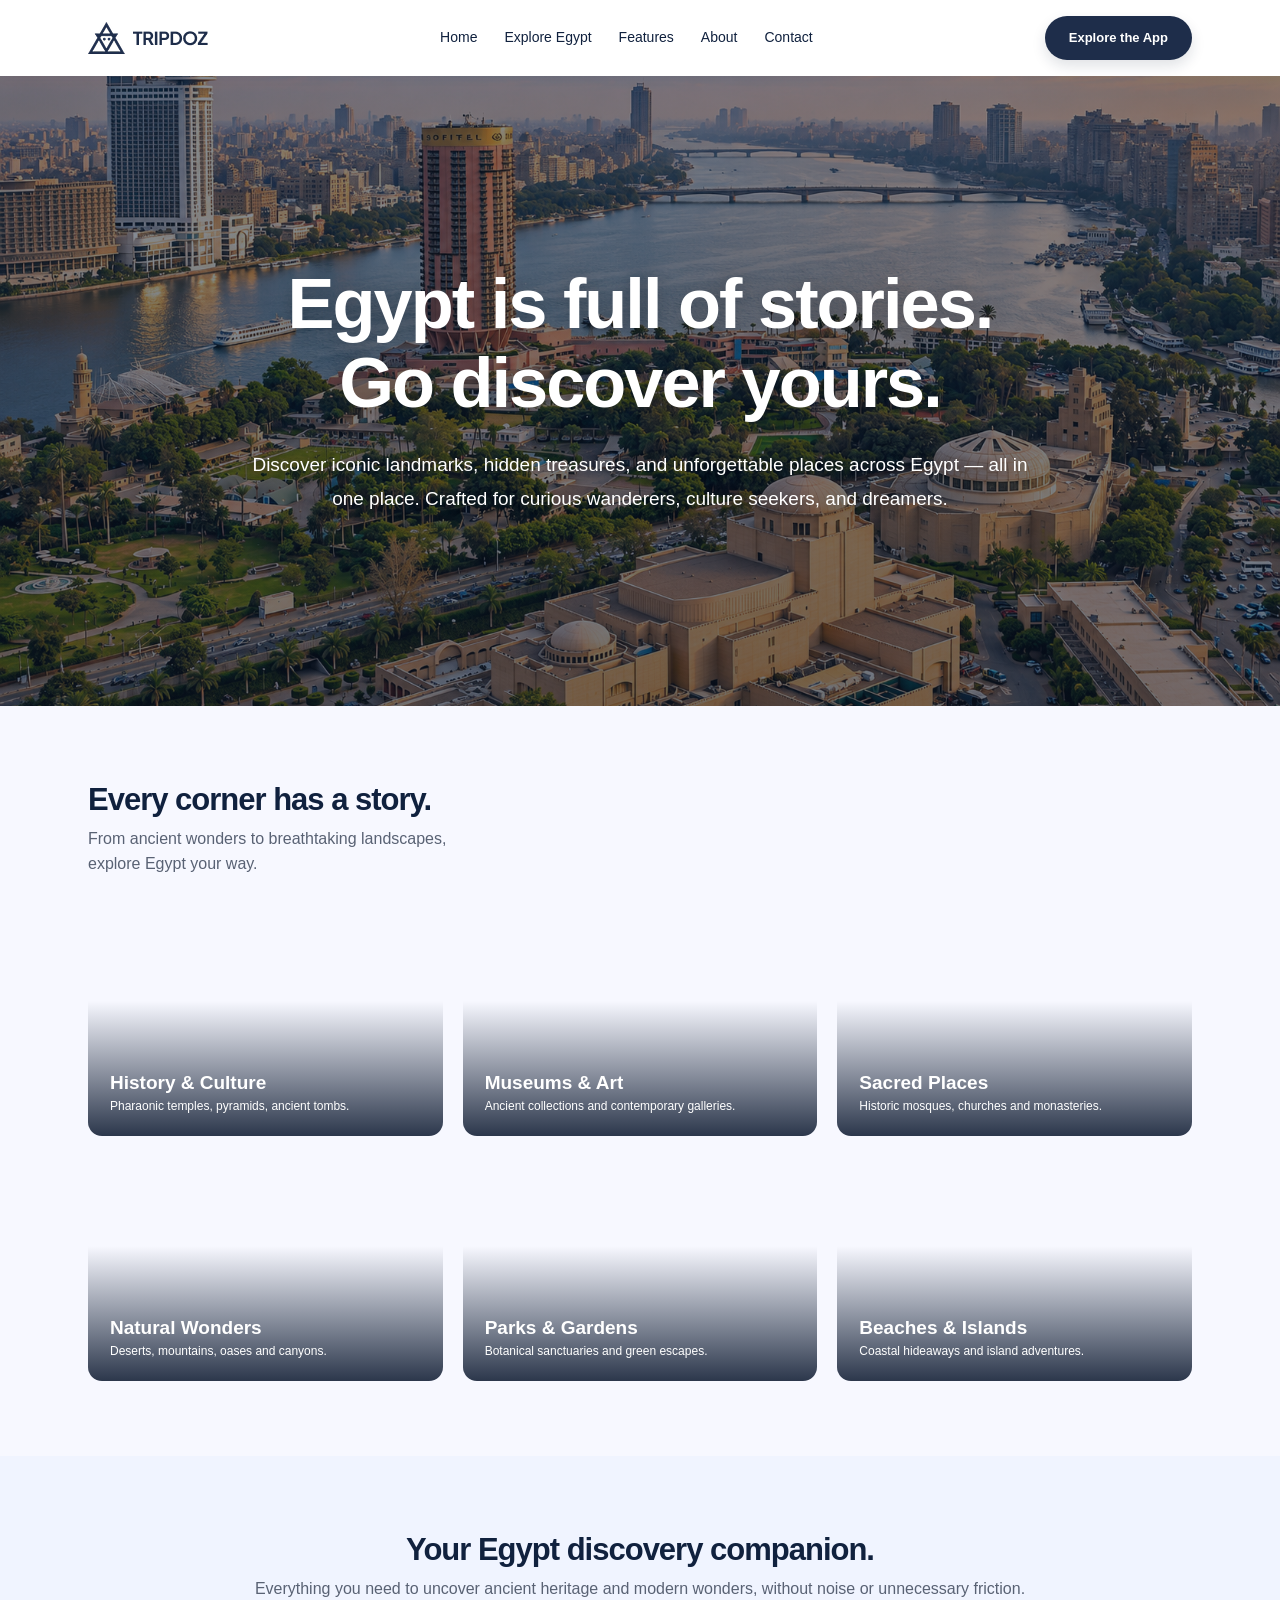
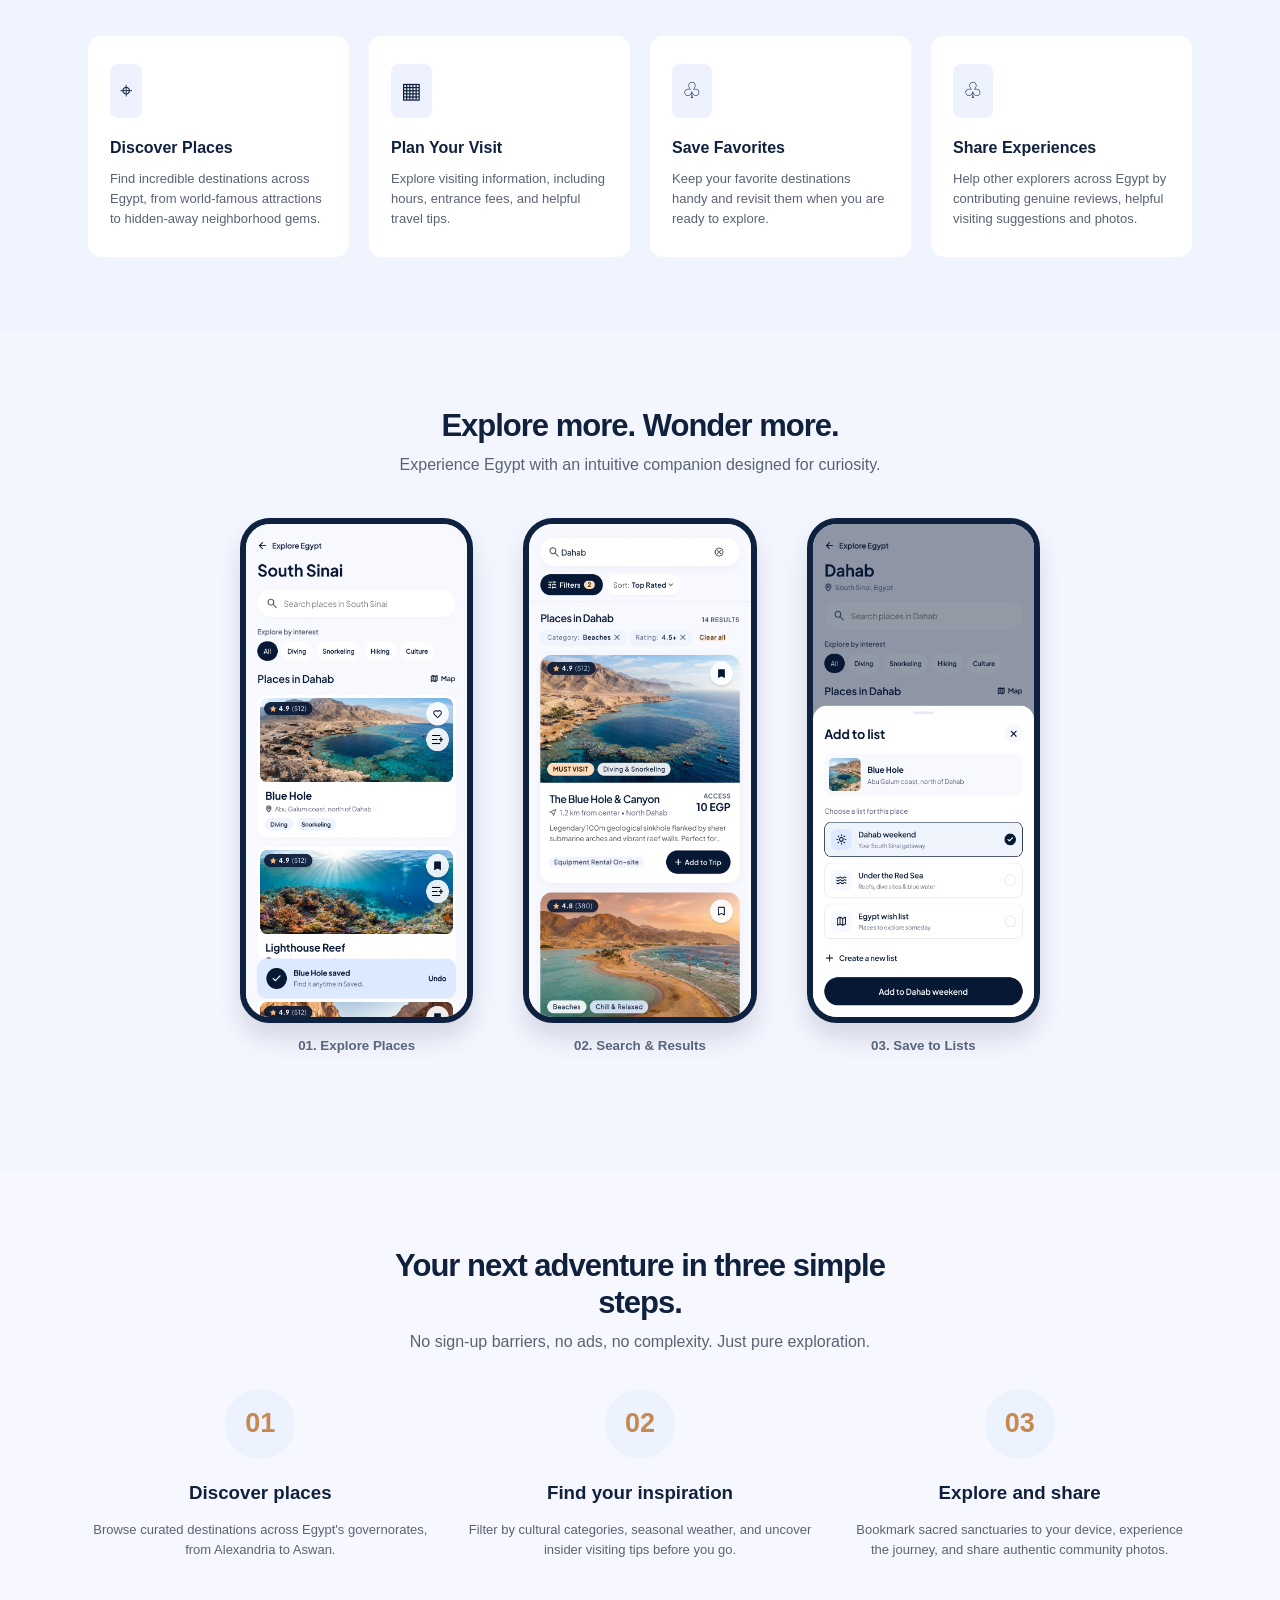
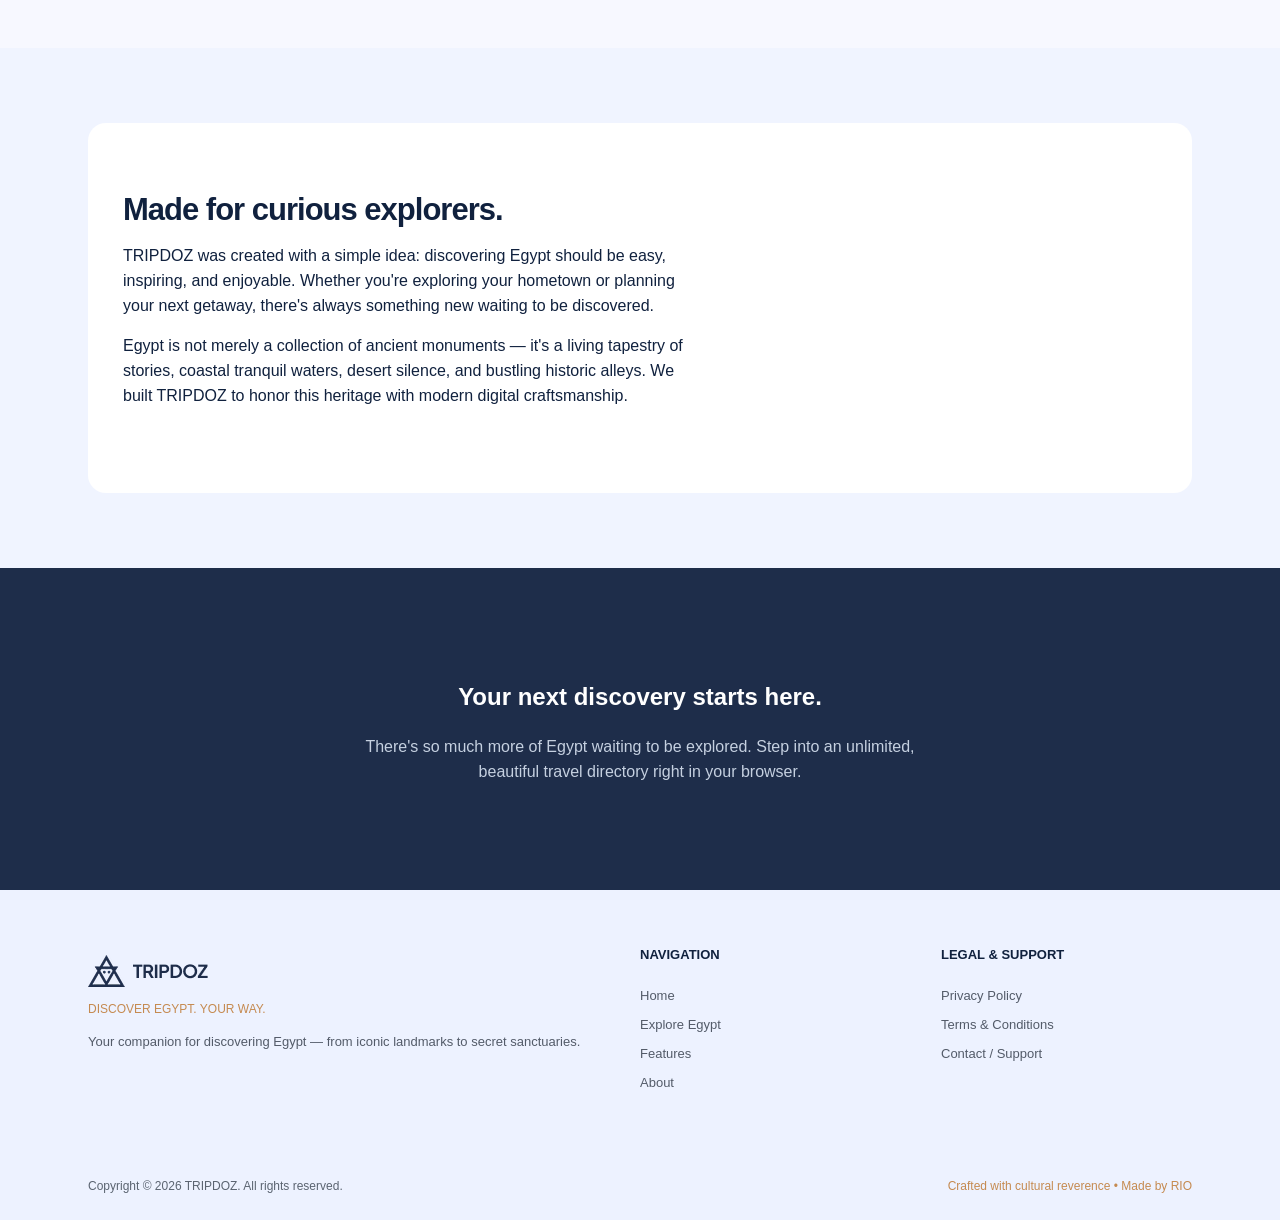
<file: index.html>
<!doctype html><html lang="en"><head><meta charset="utf-8"><meta name="viewport" content="width=device-width,initial-scale=1"><meta name="description" content="Discover Egypt your way with TRIPDOZ. Explore historical sites, museums, sacred places, natural wonders, gardens, beaches and islands."><title>TRIPDOZ — Discover Egypt. Your Way.</title><link rel="icon" type="image/png" href="assets/favicon.png?v=1"><link rel="stylesheet" href="style.css"></head><body><div data-header></div><main><section class="hero" id="home"><div class="wrap hero-centered"><h1>Egypt is full of stories.<br><span>Go discover yours.</span></h1><p>Discover iconic landmarks, hidden treasures, and unforgettable places across Egypt — all in one place. Crafted for curious wanderers, culture seekers, and dreamers.</p></div></section><section class="section" id="explore"><div class="wrap"><h2>Every corner has a story.</h2><p class="section-intro">From ancient wonders to breathtaking landscapes,<br>explore Egypt your way.</p><div class="category-grid"><div class="category" style="background-image:url('https://unsplash.com/photos/boyXZfqpwpU/download?force=true&w=1200')"><span>History & Culture<small>Pharaonic temples, pyramids, ancient tombs.</small></span></div><div class="category" style="background-image:url('https://unsplash.com/photos/7JboWm-aZr4/download?force=true&w=1200')"><span>Museums & Art<small>Ancient collections and contemporary galleries.</small></span></div><div class="category" style="background-image:url('https://unsplash.com/photos/pwMbtwA9LRc/download?force=true&w=1200')"><span>Sacred Places<small>Historic mosques, churches and monasteries.</small></span></div><div class="category" style="background-image:url('https://unsplash.com/photos/u-Or3FVmLAM/download?force=true&w=1200')"><span>Natural Wonders<small>Deserts, mountains, oases and canyons.</small></span></div><div class="category" style="background-image:url('https://unsplash.com/photos/trazwJZC8Os/download?force=true&w=1200')"><span>Parks & Gardens<small>Botanical sanctuaries and green escapes.</small></span></div><div class="category" style="background-image:url('https://unsplash.com/photos/9BZVf-jEDwU/download?force=true&w=1200')"><span>Beaches & Islands<small>Coastal hideaways and island adventures.</small></span></div></div></div></section><section class="section features" id="features"><div class="wrap"><div class="center"><h2>Your Egypt discovery companion.</h2><p class="section-intro">Everything you need to uncover ancient heritage and modern wonders, without noise or unnecessary friction.</p></div><div class="feature-grid"><div class="feature-card"><span class="symbol">⌖</span><h3>Discover Places</h3><p>Find incredible destinations across Egypt, from world-famous attractions to hidden-away neighborhood gems.</p></div><div class="feature-card"><span class="symbol">▦</span><h3>Plan Your Visit</h3><p>Explore visiting information, including hours, entrance fees, and helpful travel tips.</p></div><div class="feature-card"><span class="symbol">♧</span><h3>Save Favorites</h3><p>Keep your favorite destinations handy and revisit them when you are ready to explore.</p></div><div class="feature-card"><span class="symbol">♧</span><h3>Share Experiences</h3><p>Help other explorers across Egypt by contributing genuine reviews, helpful visiting suggestions and photos.</p></div></div></div></section><section class="section app-preview"><div class="wrap center"><h2>Explore more. Wonder more.</h2><p class="section-intro">Experience Egypt with an intuitive companion designed for curiosity.</p><div class="phone-grid"><div><div class="phone"><img class="app-screen" src="assets/dahab-places.png" alt="TRIPDOZ app screenshot: Explore places in Dahab" loading="lazy"></div><small>01. Explore Places</small></div><div><div class="phone"><img class="app-screen" src="assets/dahab-search-results.png" alt="TRIPDOZ app screenshot: Search and filter Dahab destinations" loading="lazy"></div><small>02. Search & Results</small></div><div><div class="phone"><img class="app-screen" src="assets/dahab-add-to-list.png" alt="TRIPDOZ app screenshot: Save Blue Hole to a trip list" loading="lazy"></div><small>03. Save to Lists</small></div></div></div></section><section class="section"><div class="wrap center"><h2>Your next adventure in three simple<br>steps.</h2><p class="section-intro">No sign-up barriers, no ads, no complexity. Just pure exploration.</p><div class="step-grid"><div><span class="step-num">01</span><h3>Discover places</h3><p>Browse curated destinations across Egypt's governorates, from Alexandria to Aswan.</p></div><div><span class="step-num">02</span><h3>Find your inspiration</h3><p>Filter by cultural categories, seasonal weather, and uncover insider visiting tips before you go.</p></div><div><span class="step-num">03</span><h3>Explore and share</h3><p>Bookmark sacred sanctuaries to your device, experience the journey, and share authentic community photos.</p></div></div></div></section><section class="section features" id="about"><div class="wrap"><div class="about-panel"><div><h2>Made for curious explorers.</h2><p>TRIPDOZ was created with a simple idea: discovering Egypt should be easy, inspiring, and enjoyable. Whether you're exploring your hometown or planning your next getaway, there's always something new waiting to be discovered.</p><p>Egypt is not merely a collection of ancient monuments — it's a living tapestry of stories, coastal tranquil waters, desert silence, and bustling historic alleys. We built TRIPDOZ to honor this heritage with modern digital craftsmanship.</p></div><div class="feature-photo" role="img" aria-label="Ancient Egyptian tomb with painted walls"></div></div></div></section><section class="cta"><h2>Your next discovery starts here.</h2><p>There's so much more of Egypt waiting to be explored. Step into an unlimited,<br>beautiful travel directory right in your browser.</p></section></main><div data-footer></div><script src="script.js"></script></body></html>
</file>
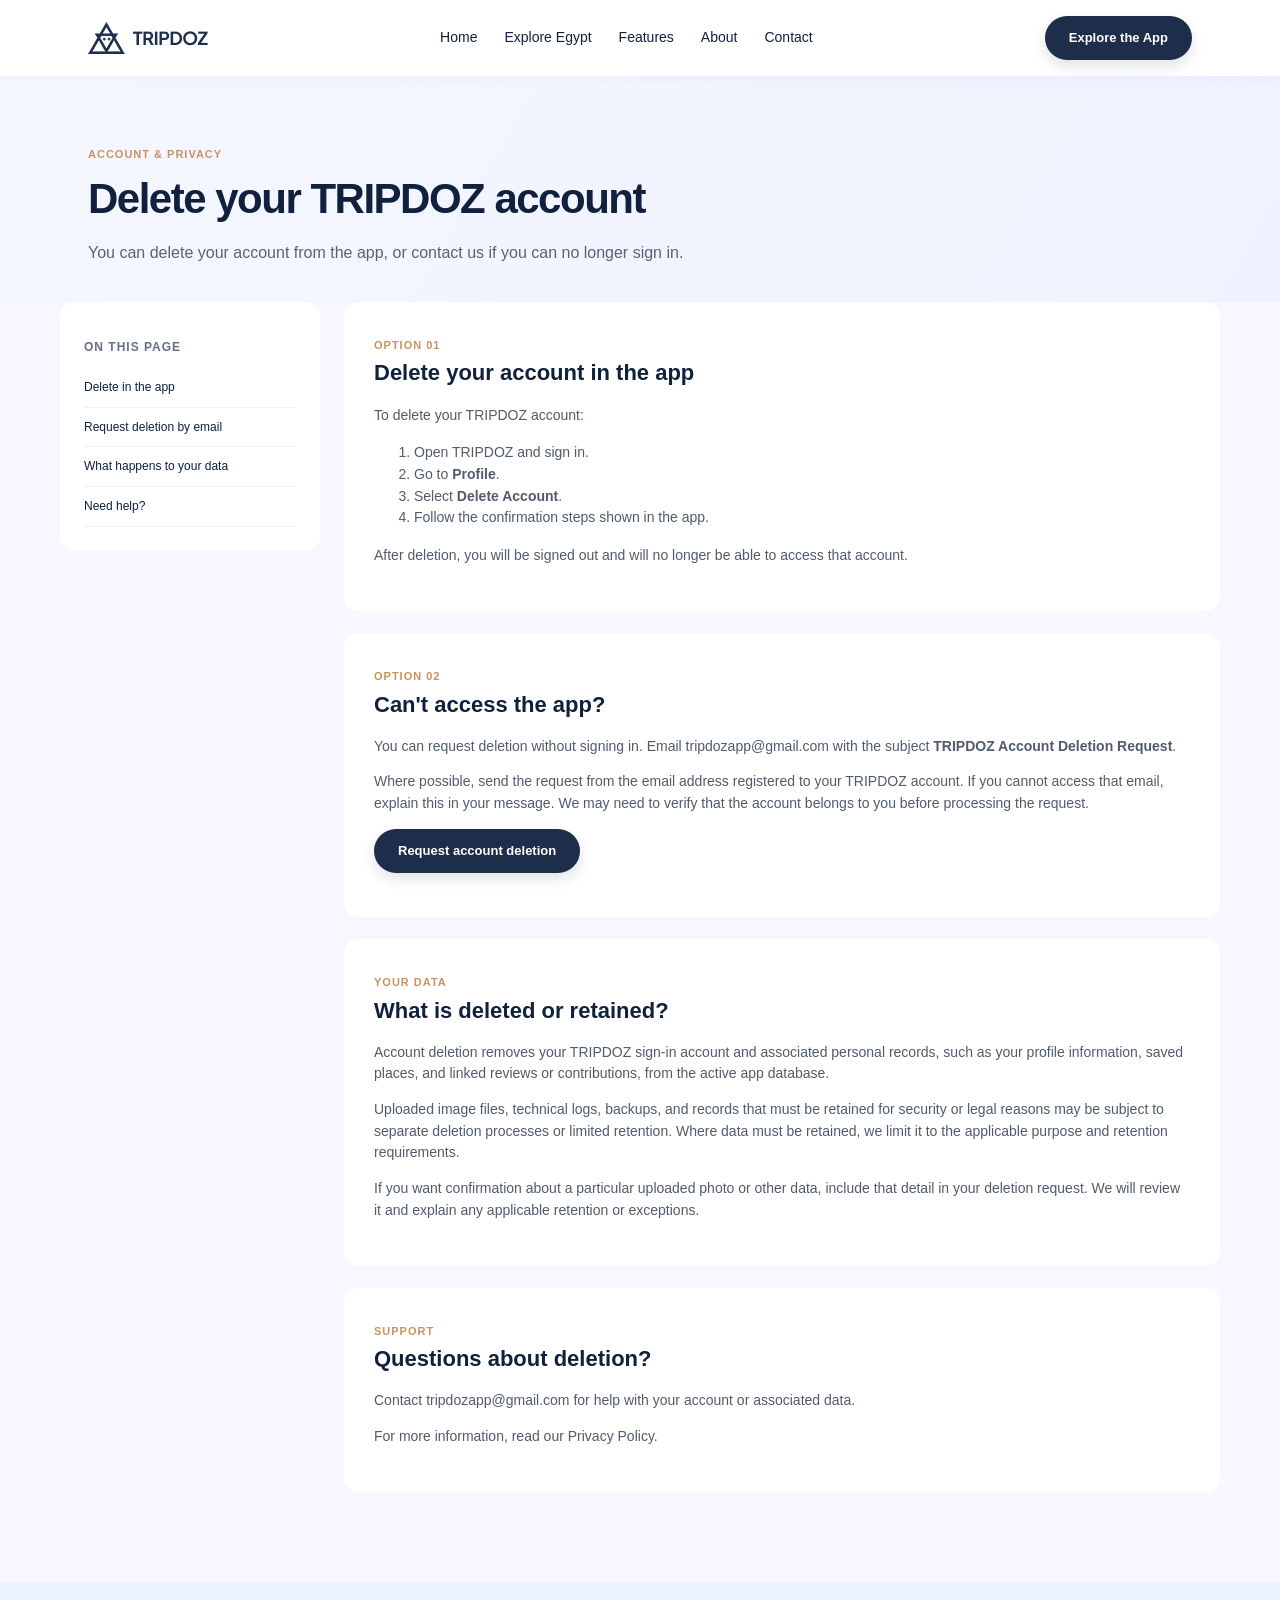
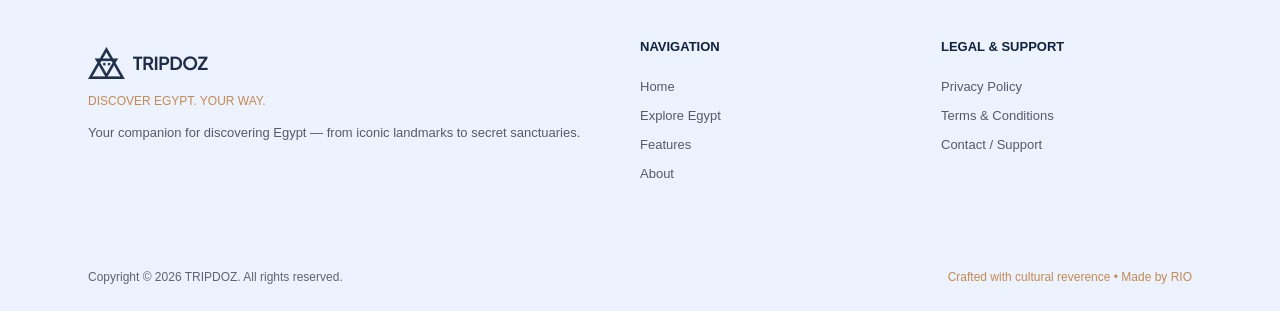
<file: delete-account/index.html>
<!doctype html>
<html lang="en">
<head>
  <meta charset="utf-8">
  <meta name="viewport" content="width=device-width,initial-scale=1">
  <meta name="description" content="Learn how to delete your TRIPDOZ account and request removal of associated personal data.">
  <base href="/"><title>Delete Your Account — TRIPDOZ</title>
  <link rel="stylesheet" href="../style.css">
</head>
<body>
  <div data-header></div>
  <main>
    <section class="page-hero">
      <div class="wrap">
        <span class="eyebrow">ACCOUNT & PRIVACY</span>
        <h1>Delete your TRIPDOZ account</h1>
        <p>You can delete your account from the app, or contact us if you can no longer sign in.</p>
      </div>
    </section>
    <div class="wrap legal-layout">
      <aside class="toc">
        <h3>On this page</h3>
        <a href="#in-app">Delete in the app</a>
        <a href="#request">Request deletion by email</a>
        <a href="#data">What happens to your data</a>
        <a href="#help">Need help?</a>
      </aside>
      <div class="legal-content">
        <article class="legal-card" id="in-app">
          <span class="eyebrow">OPTION 01</span>
          <h2>Delete your account in the app</h2>
          <p>To delete your TRIPDOZ account:</p>
          <ol>
            <li>Open TRIPDOZ and sign in.</li>
            <li>Go to <strong>Profile</strong>.</li>
            <li>Select <strong>Delete Account</strong>.</li>
            <li>Follow the confirmation steps shown in the app.</li>
          </ol>
          <p>After deletion, you will be signed out and will no longer be able to access that account.</p>
        </article>
        <article class="legal-card" id="request">
          <span class="eyebrow">OPTION 02</span>
          <h2>Can't access the app?</h2>
          <p>You can request deletion without signing in. Email <a href="mailto:tripdozapp@gmail.com?subject=TRIPDOZ%20Account%20Deletion%20Request">tripdozapp@gmail.com</a> with the subject <strong>TRIPDOZ Account Deletion Request</strong>.</p>
          <p>Where possible, send the request from the email address registered to your TRIPDOZ account. If you cannot access that email, explain this in your message. We may need to verify that the account belongs to you before processing the request.</p>
          <p><a class="btn btn-dark" href="mailto:tripdozapp@gmail.com?subject=TRIPDOZ%20Account%20Deletion%20Request">Request account deletion</a></p>
        </article>
        <article class="legal-card" id="data">
          <span class="eyebrow">YOUR DATA</span>
          <h2>What is deleted or retained?</h2>
          <p>Account deletion removes your TRIPDOZ sign-in account and associated personal records, such as your profile information, saved places, and linked reviews or contributions, from the active app database.</p>
          <p>Uploaded image files, technical logs, backups, and records that must be retained for security or legal reasons may be subject to separate deletion processes or limited retention. Where data must be retained, we limit it to the applicable purpose and retention requirements.</p>
          <p>If you want confirmation about a particular uploaded photo or other data, include that detail in your deletion request. We will review it and explain any applicable retention or exceptions.</p>
        </article>
        <article class="legal-card" id="help">
          <span class="eyebrow">SUPPORT</span>
          <h2>Questions about deletion?</h2>
          <p>Contact <a href="mailto:tripdozapp@gmail.com">tripdozapp@gmail.com</a> for help with your account or associated data.</p>
          <p>For more information, read our <a href="../privacy.html">Privacy Policy</a>.</p>
        </article>
      </div>
    </div>
  </main>
  <div data-footer></div>
  <script src="../script.js"></script>
</body>
</html>
</file>
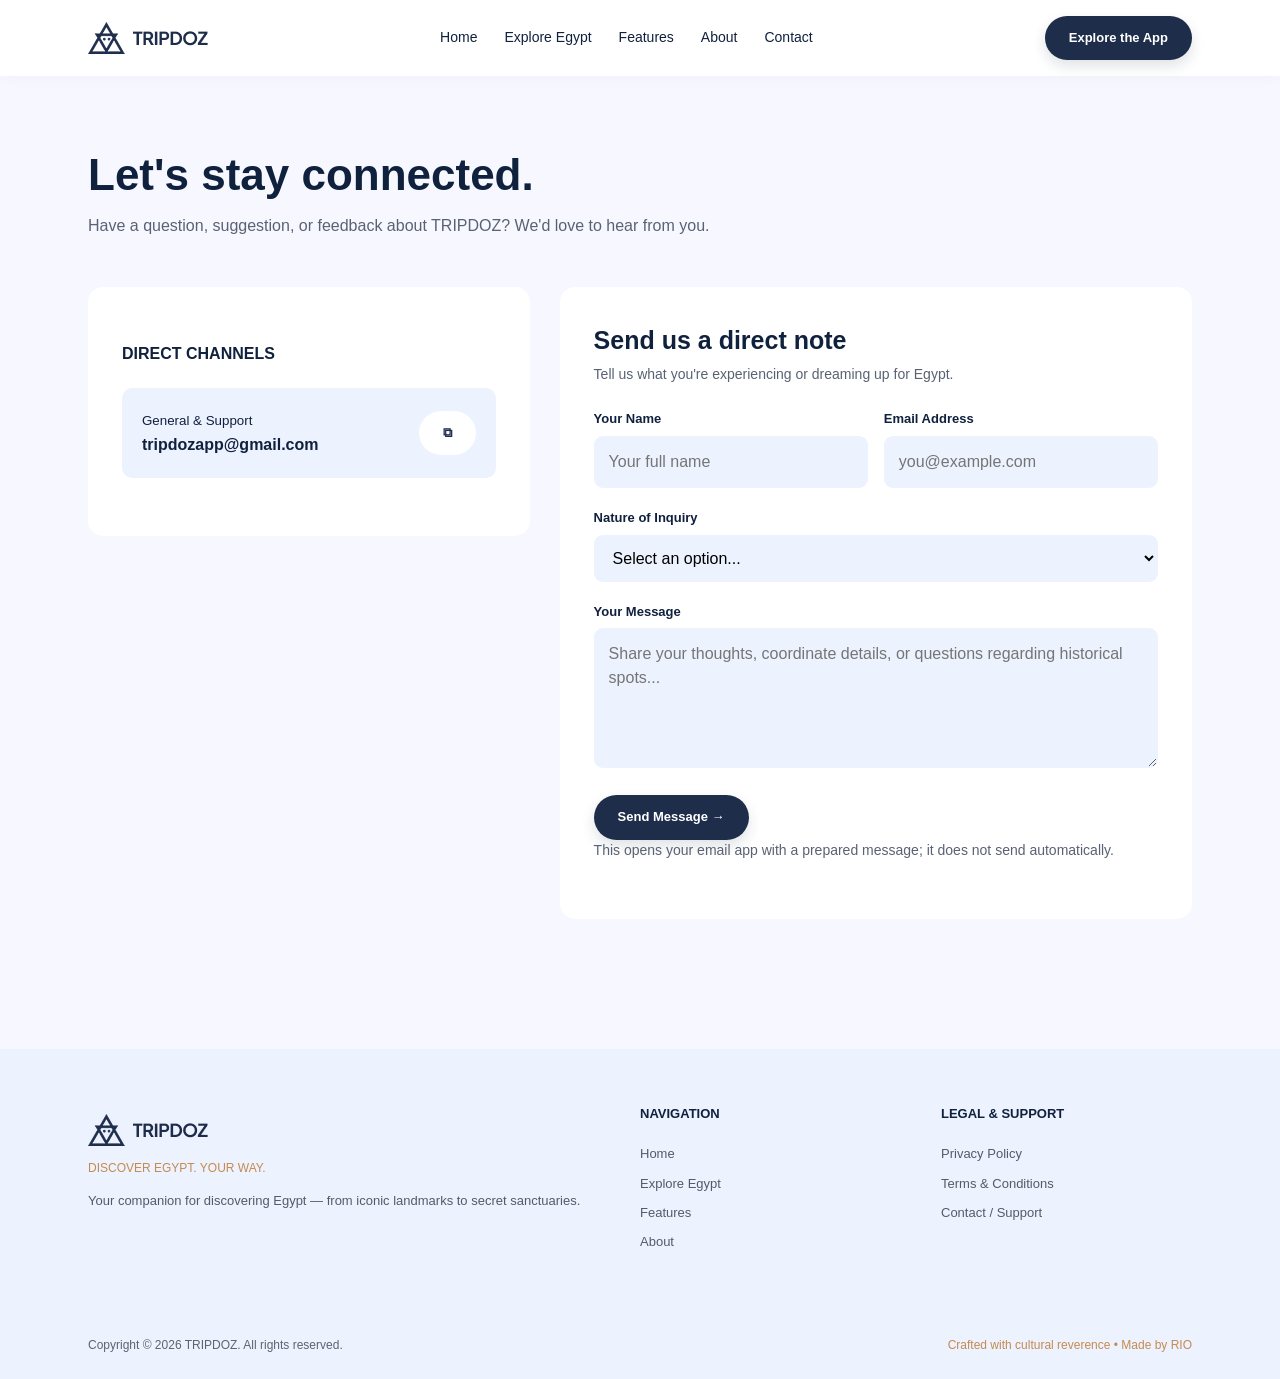
<file: contact.html>
<!doctype html><html lang="en"><head><meta charset="utf-8"><meta name="viewport" content="width=device-width,initial-scale=1"><title>Contact & Support — TRIPDOZ</title><link rel="stylesheet" href="style.css"></head><body><div data-header></div><main class="contact-area"><div class="wrap"><h1>Let's stay connected.</h1><p>Have a question, suggestion, or feedback about TRIPDOZ? We'd love to hear from you.</p><div class="contact-grid"><aside class="contact-card"><h4>DIRECT CHANNELS</h4><div class="contact-channel"><div><small>General & Support</small><br><a href="mailto:tripdozapp@gmail.com">tripdozapp@gmail.com</a></div><button type="button" class="btn btn-light" id="copy-email" aria-label="Copy email address">⧉</button></div><p class="note" id="copy-status" aria-live="polite"></p></aside><section class="contact-card"><h2>Send us a direct note</h2><p>Tell us what you're experiencing or dreaming up for Egypt.</p><form id="contact-form"><div class="form-row"><div class="field"><label for="name">Your Name</label><input id="name" name="name" placeholder="Your full name" required maxlength="100"></div><div class="field"><label for="email">Email Address</label><input id="email" type="email" name="email" placeholder="you@example.com" required maxlength="150"></div></div><div class="field"><label for="inquiry">Nature of Inquiry</label><select id="inquiry" name="inquiry" required><option value="" disabled selected>Select an option...</option><option>General question</option><option>App support</option><option>Place information correction</option><option>Feedback or suggestion</option><option>Privacy request</option><option>Partnership</option></select></div><div class="field"><label for="message">Your Message</label><textarea id="message" name="message" required minlength="10" maxlength="5000" placeholder="Share your thoughts, coordinate details, or questions regarding historical spots..."></textarea></div><button class="btn btn-dark" type="submit">Send Message →</button><p class="note" id="form-status" role="status">This opens your email app with a prepared message; it does not send automatically.</p></form></section></div></div></main><div data-footer></div><script src="script.js"></script><script>document.getElementById('copy-email').addEventListener('click',async()=>{try{await navigator.clipboard.writeText('tripdozapp@gmail.com');document.getElementById('copy-status').textContent='Email address copied.'}catch(e){document.getElementById('copy-status').textContent='Please copy the email address manually.'}})</script></body></html>
</file>
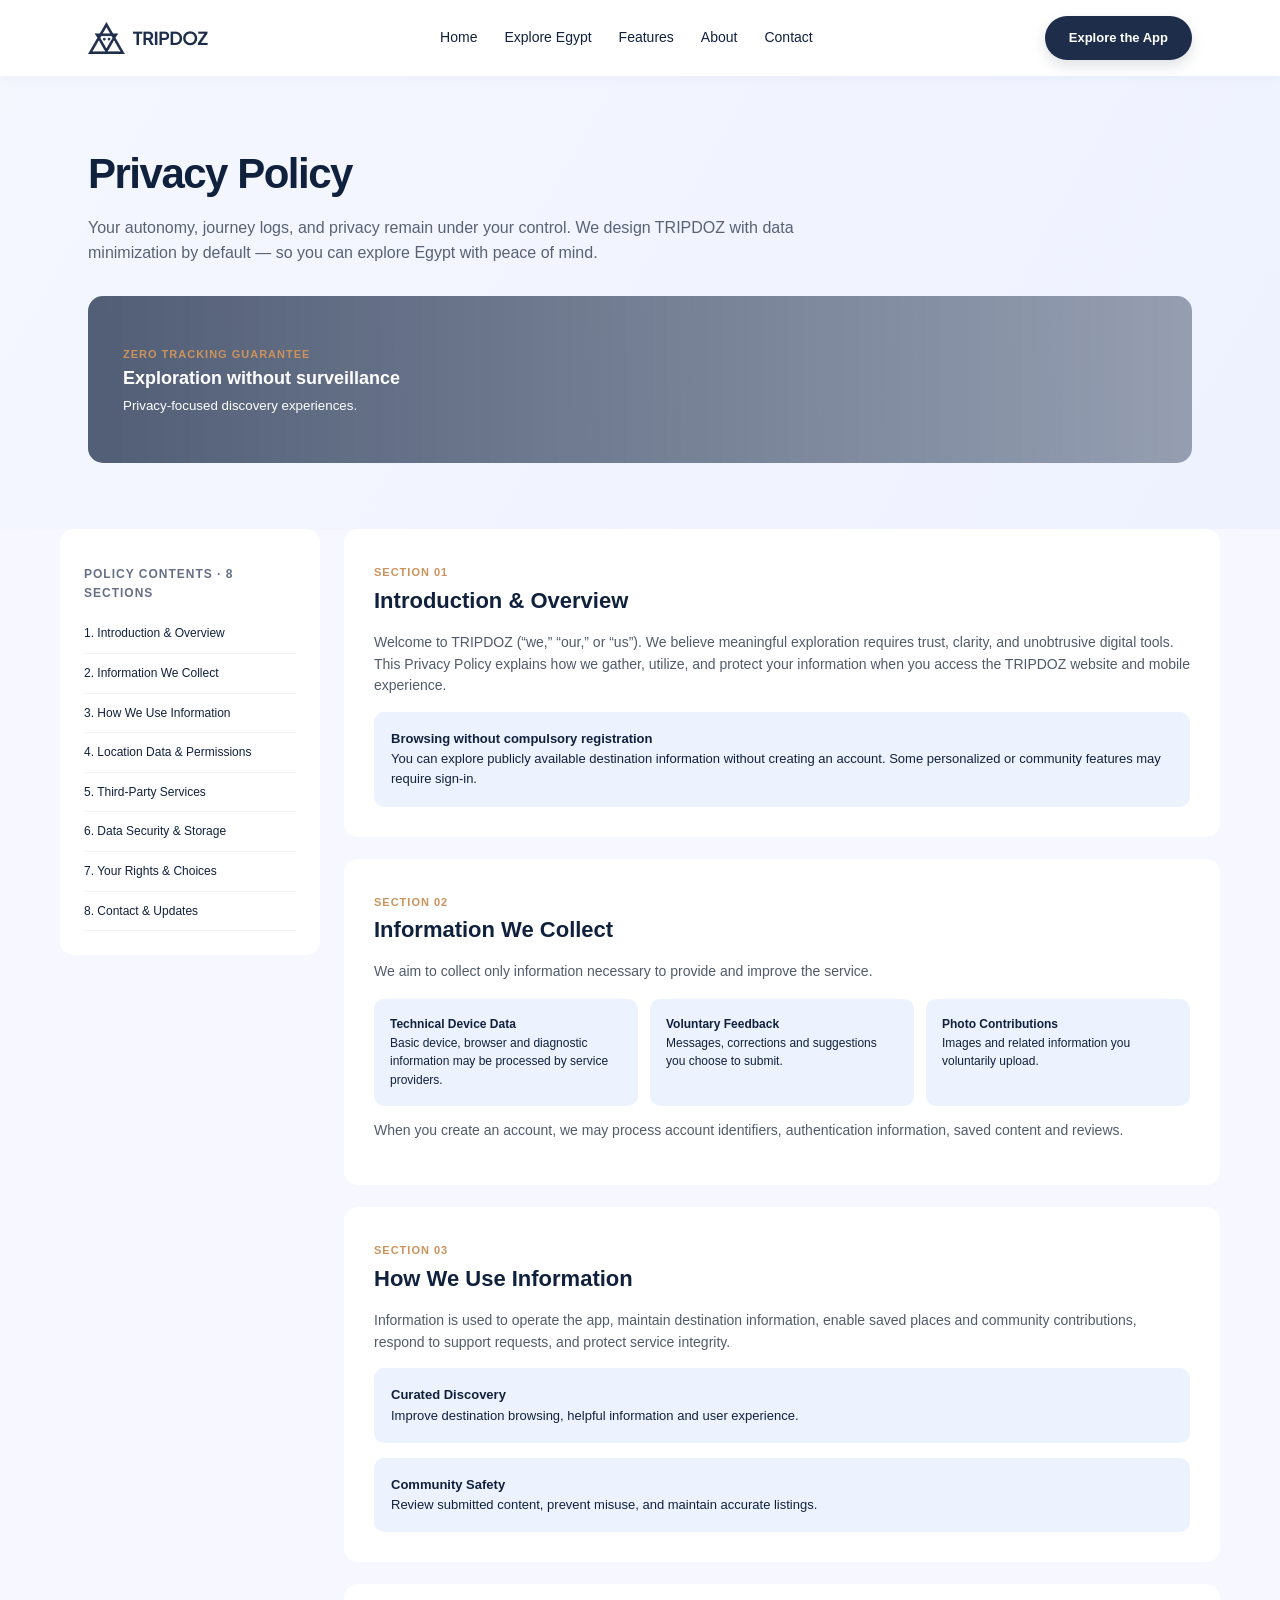
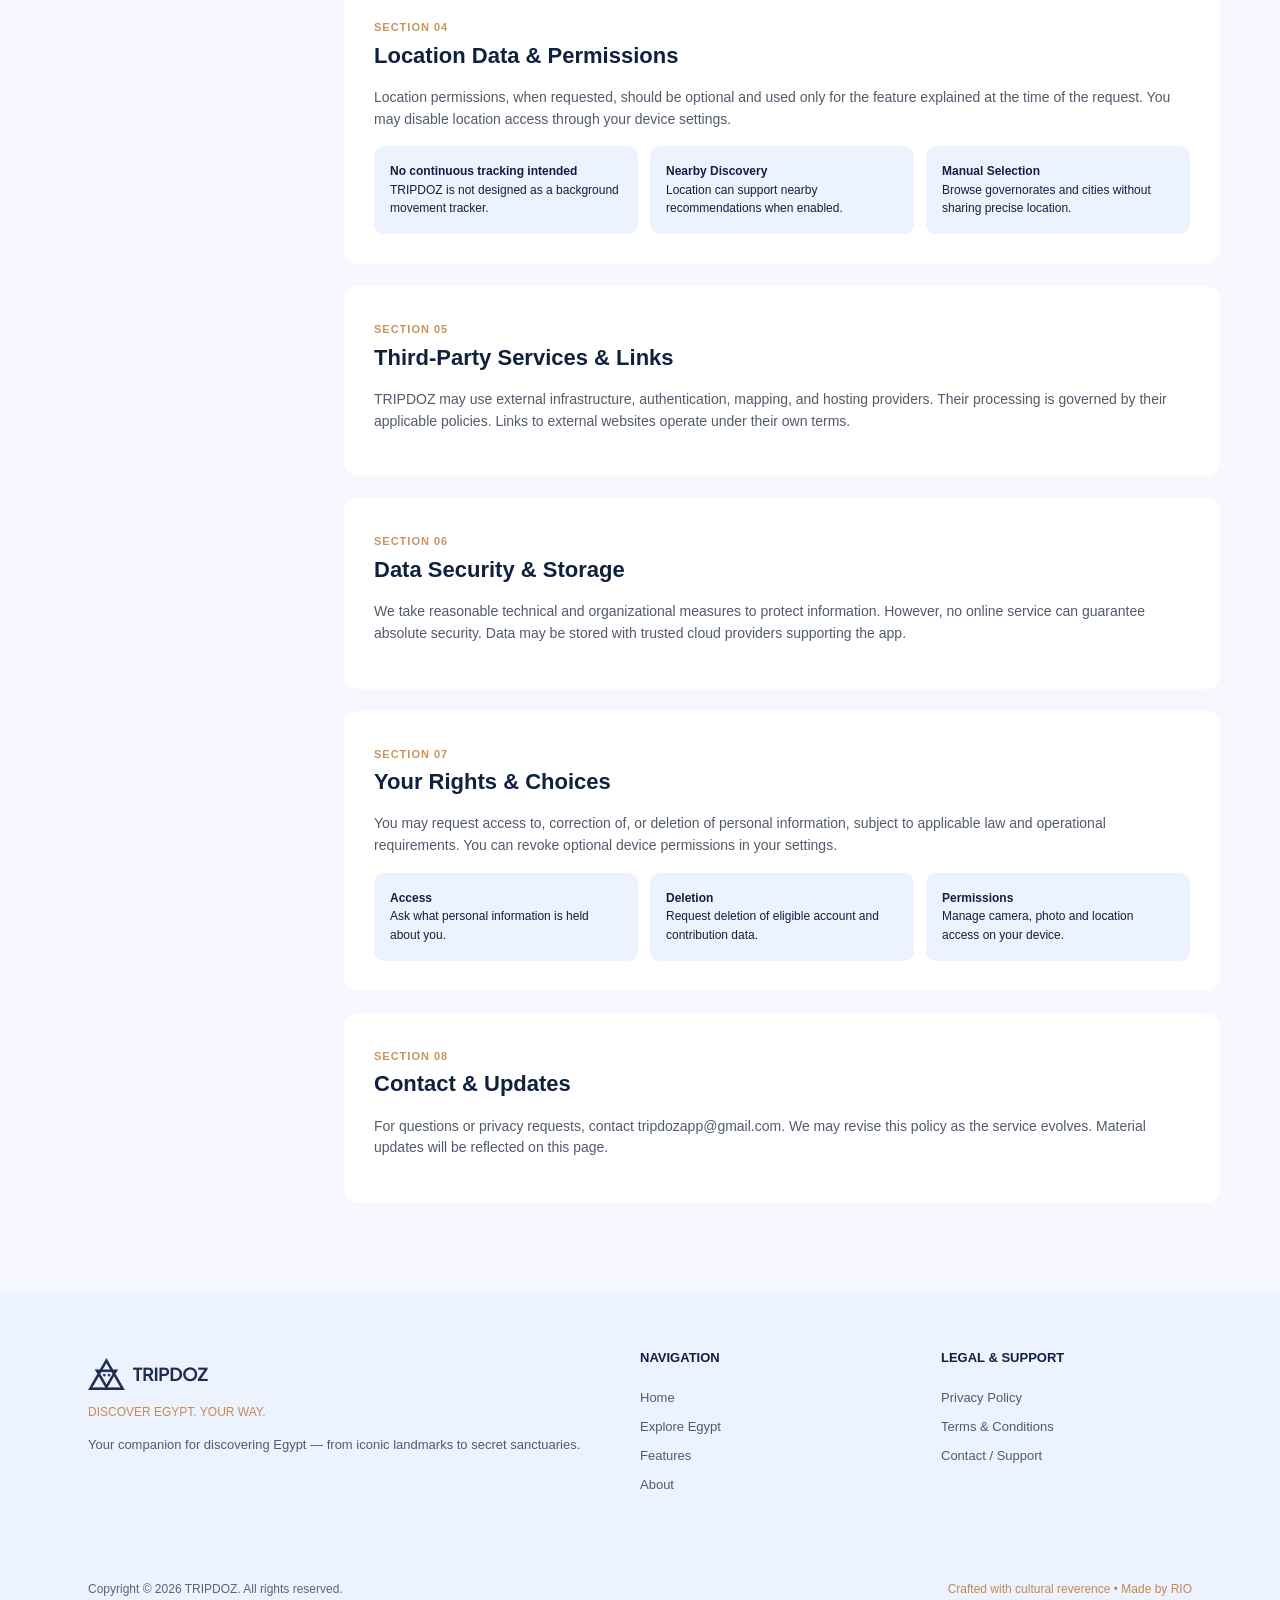
<file: privacy.html>
<!doctype html><html lang="en"><head><meta charset="utf-8"><meta name="viewport" content="width=device-width,initial-scale=1"><title>Privacy Policy — TRIPDOZ</title><link rel="stylesheet" href="style.css"></head><body><div data-header></div><main><section class="page-hero"><div class="wrap"><h1>Privacy Policy</h1><p>Your autonomy, journey logs, and privacy remain under your control. We design TRIPDOZ with data minimization by default — so you can explore Egypt with peace of mind.</p><div class="legal-banner"><span class="eyebrow">ZERO TRACKING GUARANTEE</span><br><strong>Exploration without surveillance</strong><br><small>Privacy-focused discovery experiences.</small></div></div></section><div class="wrap legal-layout"><aside class="toc"><h3>Policy contents · 8 sections</h3><a href="#p1">1. Introduction & Overview</a><a href="#p2">2. Information We Collect</a><a href="#p3">3. How We Use Information</a><a href="#p4">4. Location Data & Permissions</a><a href="#p5">5. Third-Party Services</a><a href="#p6">6. Data Security & Storage</a><a href="#p7">7. Your Rights & Choices</a><a href="#p8">8. Contact & Updates</a></aside><div class="legal-content"><article class="legal-card" id="p1"><span class="eyebrow">Section 01</span><h2>Introduction & Overview</h2><p>Welcome to TRIPDOZ (“we,” “our,” or “us”). We believe meaningful exploration requires trust, clarity, and unobtrusive digital tools. This Privacy Policy explains how we gather, utilize, and protect your information when you access the TRIPDOZ website and mobile experience.</p><div class="info-box"><strong>Browsing without compulsory registration</strong><br>You can explore publicly available destination information without creating an account. Some personalized or community features may require sign-in.</div></article><article class="legal-card" id="p2"><span class="eyebrow">Section 02</span><h2>Information We Collect</h2><p>We aim to collect only information necessary to provide and improve the service.</p><div class="info-grid"><div><strong>Technical Device Data</strong><br>Basic device, browser and diagnostic information may be processed by service providers.</div><div><strong>Voluntary Feedback</strong><br>Messages, corrections and suggestions you choose to submit.</div><div><strong>Photo Contributions</strong><br>Images and related information you voluntarily upload.</div></div><p>When you create an account, we may process account identifiers, authentication information, saved content and reviews.</p></article><article class="legal-card" id="p3"><span class="eyebrow">Section 03</span><h2>How We Use Information</h2><p>Information is used to operate the app, maintain destination information, enable saved places and community contributions, respond to support requests, and protect service integrity.</p><div class="info-box"><strong>Curated Discovery</strong><br>Improve destination browsing, helpful information and user experience.</div><div class="info-box"><strong>Community Safety</strong><br>Review submitted content, prevent misuse, and maintain accurate listings.</div></article><article class="legal-card" id="p4"><span class="eyebrow">Section 04</span><h2>Location Data & Permissions</h2><p>Location permissions, when requested, should be optional and used only for the feature explained at the time of the request. You may disable location access through your device settings.</p><div class="info-grid"><div><strong>No continuous tracking intended</strong><br>TRIPDOZ is not designed as a background movement tracker.</div><div><strong>Nearby Discovery</strong><br>Location can support nearby recommendations when enabled.</div><div><strong>Manual Selection</strong><br>Browse governorates and cities without sharing precise location.</div></div></article><article class="legal-card" id="p5"><span class="eyebrow">Section 05</span><h2>Third-Party Services & Links</h2><p>TRIPDOZ may use external infrastructure, authentication, mapping, and hosting providers. Their processing is governed by their applicable policies. Links to external websites operate under their own terms.</p></article><article class="legal-card" id="p6"><span class="eyebrow">Section 06</span><h2>Data Security & Storage</h2><p>We take reasonable technical and organizational measures to protect information. However, no online service can guarantee absolute security. Data may be stored with trusted cloud providers supporting the app.</p></article><article class="legal-card" id="p7"><span class="eyebrow">Section 07</span><h2>Your Rights & Choices</h2><p>You may request access to, correction of, or deletion of personal information, subject to applicable law and operational requirements. You can revoke optional device permissions in your settings.</p><div class="info-grid"><div><strong>Access</strong><br>Ask what personal information is held about you.</div><div><strong>Deletion</strong><br>Request deletion of eligible account and contribution data.</div><div><strong>Permissions</strong><br>Manage camera, photo and location access on your device.</div></div></article><article class="legal-card" id="p8"><span class="eyebrow">Section 08</span><h2>Contact & Updates</h2><p>For questions or privacy requests, contact <a href="mailto:tripdozapp@gmail.com">tripdozapp@gmail.com</a>. We may revise this policy as the service evolves. Material updates will be reflected on this page.</p></article></div></div></main><div data-footer></div><script src="script.js"></script></body></html>
</file>
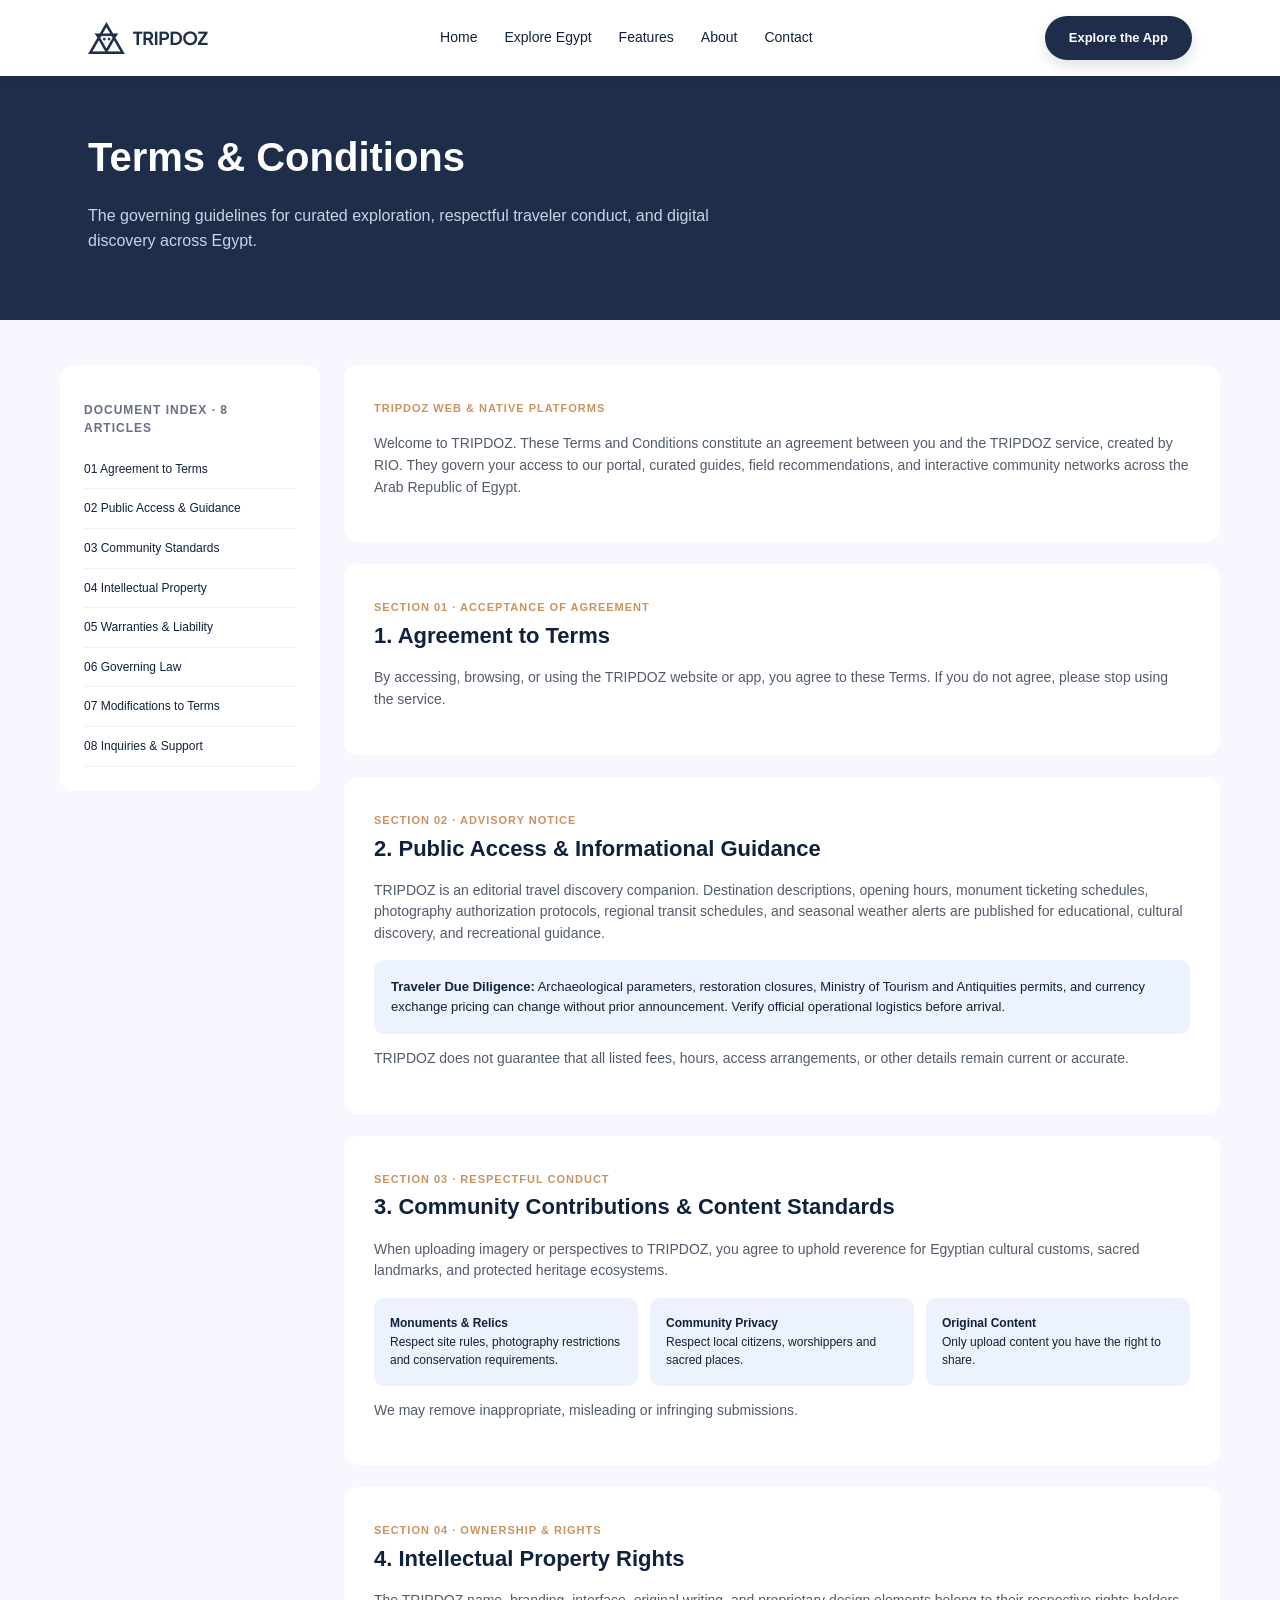
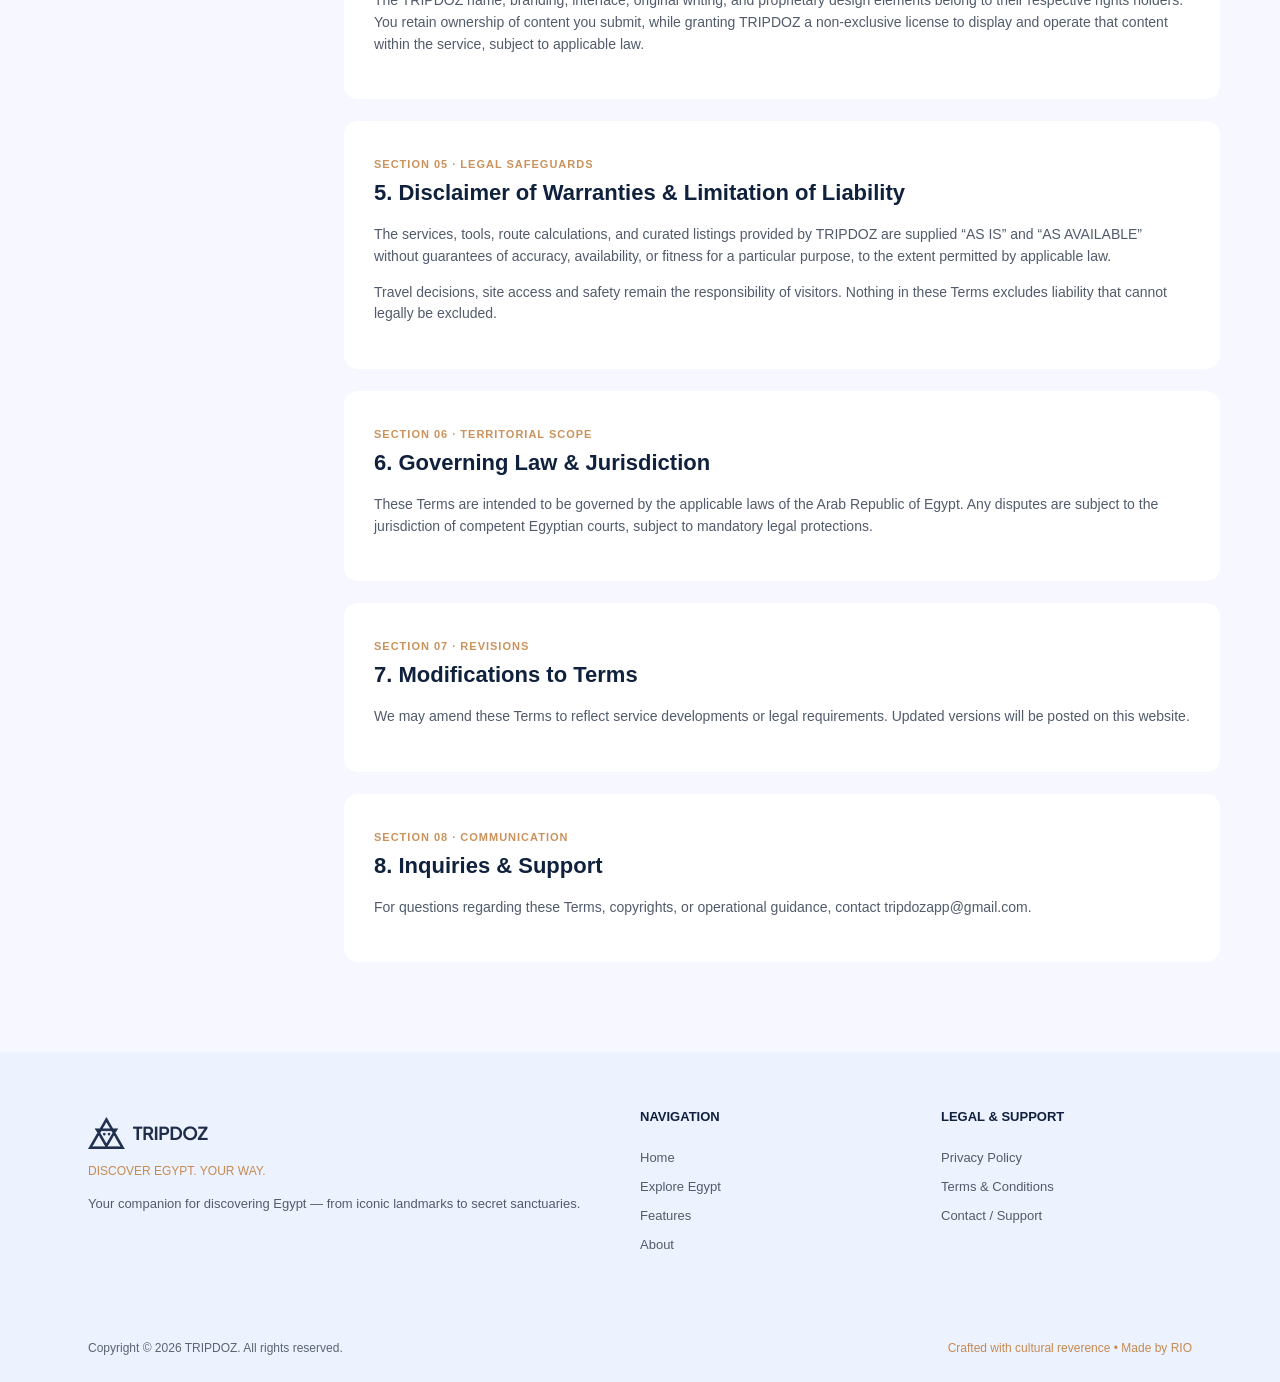
<file: terms.html>
<!doctype html><html lang="en"><head><meta charset="utf-8"><meta name="viewport" content="width=device-width,initial-scale=1"><title>Terms & Conditions — TRIPDOZ</title><link rel="stylesheet" href="style.css"></head><body><div data-header></div><section style="background:#1e2d4a;color:white;padding:50px 0"><div class="wrap"><h1 style="font-size:40px;margin:0">Terms & Conditions</h1><p style="color:#cbd4e5;max-width:650px">The governing guidelines for curated exploration, respectful traveler conduct, and digital discovery across Egypt.</p></div></section><main class="wrap legal-layout" style="padding-top:45px"><aside class="toc"><h3>Document index · 8 articles</h3><a href="#t1">01 Agreement to Terms</a><a href="#t2">02 Public Access & Guidance</a><a href="#t3">03 Community Standards</a><a href="#t4">04 Intellectual Property</a><a href="#t5">05 Warranties & Liability</a><a href="#t6">06 Governing Law</a><a href="#t7">07 Modifications to Terms</a><a href="#t8">08 Inquiries & Support</a></aside><div class="legal-content"><article class="legal-card"><span class="eyebrow">TRIPDOZ Web & Native Platforms</span><p>Welcome to TRIPDOZ. These Terms and Conditions constitute an agreement between you and the TRIPDOZ service, created by RIO. They govern your access to our portal, curated guides, field recommendations, and interactive community networks across the Arab Republic of Egypt.</p></article><article class="legal-card" id="t1"><span class="eyebrow">Section 01 · Acceptance of Agreement</span><h2>1. Agreement to Terms</h2><p>By accessing, browsing, or using the TRIPDOZ website or app, you agree to these Terms. If you do not agree, please stop using the service.</p></article><article class="legal-card" id="t2"><span class="eyebrow">Section 02 · Advisory Notice</span><h2>2. Public Access & Informational Guidance</h2><p>TRIPDOZ is an editorial travel discovery companion. Destination descriptions, opening hours, monument ticketing schedules, photography authorization protocols, regional transit schedules, and seasonal weather alerts are published for educational, cultural discovery, and recreational guidance.</p><div class="info-box"><strong>Traveler Due Diligence:</strong> Archaeological parameters, restoration closures, Ministry of Tourism and Antiquities permits, and currency exchange pricing can change without prior announcement. Verify official operational logistics before arrival.</div><p>TRIPDOZ does not guarantee that all listed fees, hours, access arrangements, or other details remain current or accurate.</p></article><article class="legal-card" id="t3"><span class="eyebrow">Section 03 · Respectful Conduct</span><h2>3. Community Contributions & Content Standards</h2><p>When uploading imagery or perspectives to TRIPDOZ, you agree to uphold reverence for Egyptian cultural customs, sacred landmarks, and protected heritage ecosystems.</p><div class="info-grid"><div><strong>Monuments & Relics</strong><br>Respect site rules, photography restrictions and conservation requirements.</div><div><strong>Community Privacy</strong><br>Respect local citizens, worshippers and sacred places.</div><div><strong>Original Content</strong><br>Only upload content you have the right to share.</div></div><p>We may remove inappropriate, misleading or infringing submissions.</p></article><article class="legal-card" id="t4"><span class="eyebrow">Section 04 · Ownership & Rights</span><h2>4. Intellectual Property Rights</h2><p>The TRIPDOZ name, branding, interface, original writing, and proprietary design elements belong to their respective rights holders. You retain ownership of content you submit, while granting TRIPDOZ a non-exclusive license to display and operate that content within the service, subject to applicable law.</p></article><article class="legal-card" id="t5"><span class="eyebrow">Section 05 · Legal Safeguards</span><h2>5. Disclaimer of Warranties & Limitation of Liability</h2><p>The services, tools, route calculations, and curated listings provided by TRIPDOZ are supplied “AS IS” and “AS AVAILABLE” without guarantees of accuracy, availability, or fitness for a particular purpose, to the extent permitted by applicable law.</p><p>Travel decisions, site access and safety remain the responsibility of visitors. Nothing in these Terms excludes liability that cannot legally be excluded.</p></article><article class="legal-card" id="t6"><span class="eyebrow">Section 06 · Territorial Scope</span><h2>6. Governing Law & Jurisdiction</h2><p>These Terms are intended to be governed by the applicable laws of the Arab Republic of Egypt. Any disputes are subject to the jurisdiction of competent Egyptian courts, subject to mandatory legal protections.</p></article><article class="legal-card" id="t7"><span class="eyebrow">Section 07 · Revisions</span><h2>7. Modifications to Terms</h2><p>We may amend these Terms to reflect service developments or legal requirements. Updated versions will be posted on this website.</p></article><article class="legal-card" id="t8"><span class="eyebrow">Section 08 · Communication</span><h2>8. Inquiries & Support</h2><p>For questions regarding these Terms, copyrights, or operational guidance, contact <a href="mailto:tripdozapp@gmail.com">tripdozapp@gmail.com</a>.</p></article></div></main><div data-footer></div><script src="script.js"></script></body></html>
</file>
<file: style.css>
:root{--navy:#1e2d4a;--ink:#10213e;--sand:#edb278;--pale:#f6f8ff;--blue:#edf2ff;--muted:#596274}*{box-sizing:border-box}html{scroll-behavior:smooth}body{margin:0;font-family:Inter,Arial,sans-serif;color:var(--ink);background:#f7f8ff;line-height:1.55}a{text-decoration:none;color:inherit}button,input,textarea,select{font:inherit}button{cursor:pointer}.wrap{max-width:1160px;margin:auto;padding:0 28px}.site-header{position:sticky;top:0;background:#fff;z-index:10;box-shadow:0 2px 12px #1626470a}.nav{min-height:76px;display:flex;align-items:center;justify-content:space-between;gap:20px}.logo{display:flex;align-items:center;gap:12px;font-weight:800;font-size:19px;letter-spacing:-.5px}.logo-mark{width:31px;height:31px;display:inline-flex;align-items:center;justify-content:center;color:var(--navy);font-size:29px}.nav-links{display:flex;align-items:center;gap:27px;font-size:14px}.nav-links a:hover,.footer a:hover{color:#c18449}.nav-actions{display:flex;gap:12px;align-items:center}.btn{display:inline-flex;justify-content:center;align-items:center;gap:9px;border:0;border-radius:30px;padding:12px 24px;font-weight:650;font-size:13px;transition:transform .2s}.btn:hover{transform:translateY(-2px)}.btn-dark{background:var(--navy);color:white;box-shadow:0 6px 14px #14243d22}.btn-light{background:white;color:var(--navy)}.btn-sand{background:var(--sand);color:var(--navy)}.menu-toggle{display:none;border:0;background:transparent;font-size:24px}.section{padding:75px 0}.section h2{font-size:31px;line-height:1.2;letter-spacing:-1px;margin:0 0 9px}.section-intro{color:var(--muted);margin:0 0 34px}.center{text-align:center}.hero{background:radial-gradient(circle at 70% 25%,#f8e9d8,transparent 32%),linear-gradient(110deg,#f4f7ff,#eef2ff);padding:95px 0}.hero-grid{display:grid;grid-template-columns:1fr 1fr;align-items:center;gap:65px;min-height:430px}.hero h1{font-size:clamp(39px,5vw,67px);letter-spacing:-2.5px;line-height:1.08;margin:0 0 18px}.hero h1 span{color:#c98a4e}.hero p{color:var(--muted);max-width:540px}.hero-actions{display:flex;gap:12px;flex-wrap:wrap;margin:28px 0 42px}.stats{display:flex;gap:32px}.stats strong{display:block;font-size:19px}.stats small{font-size:10px;text-transform:uppercase;color:var(--muted);letter-spacing:.5px}.hero-visual{position:relative;height:430px}.hero-photo{position:absolute;border-radius:20px;box-shadow:0 14px 35px #14213b29;background-size:cover;background-position:center;overflow:hidden}.hero-photo:after,.category:after,.feature-photo:after{content:'';position:absolute;inset:40% 0 0;background:linear-gradient(transparent,#08152cd9)}.hero-photo span,.category span,.feature-photo span{position:absolute;z-index:1;bottom:20px;left:22px;color:#fff;font-weight:700}.hero-photo.main{width:60%;height:75%;left:4%;top:5%;background-image:url('https://unsplash.com/photos/ADa9bb3tqR4/download?force=true&w=1200')}.hero-photo.second{width:53%;height:56%;right:0;bottom:0;background-image:url('https://unsplash.com/photos/kBeaKD_a2rI/download?force=true&w=1200')}.floating-label{position:absolute;z-index:2;right:0;top:4%;background:#fff;padding:14px 20px;border-radius:13px;box-shadow:0 8px 25px #1727451f;font-size:12px}.category-grid{display:grid;grid-template-columns:repeat(3,1fr);gap:20px}.category{height:225px;position:relative;border-radius:14px;background-size:cover;background-position:center;overflow:hidden;transition:transform .2s}.category:hover{transform:translateY(-4px)}.category span{font-size:19px}.category small{display:block;font-size:12px;font-weight:400;max-width:280px}.features{background:#f0f4ff}.feature-grid{display:grid;grid-template-columns:repeat(4,1fr);gap:20px}.feature-card{background:#fff;padding:28px 22px;border-radius:13px;min-height:195px}.feature-card .symbol{display:inline-flex;background:#eef2ff;padding:10px;border-radius:8px;font-size:22px;margin-bottom:18px}.feature-card h3{font-size:16px;margin:0 0 8px}.feature-card p{font-size:13px;color:var(--muted);margin:0}.app-preview{background:#f4f6ff}.phone-grid{display:grid;grid-template-columns:repeat(3,1fr);gap:50px;max-width:800px;margin:40px auto}.phone{background:#0e213f;border:7px solid #0e213f;border-radius:34px;height:370px;padding:15px 9px;box-shadow:0 15px 25px #13223b24}.phone-inner{background:#fff;height:100%;border-radius:22px;overflow:hidden;font-size:12px}.phone-inner .screen-top{height:48%;background-size:cover;background-position:center}.phone-inner .screen-body{padding:16px}.phone-inner .screen-body b{display:block;margin-bottom:12px}.fake-row{background:#eef2ff;border-radius:9px;padding:10px;margin:8px 0}.step-grid{display:grid;grid-template-columns:repeat(3,1fr);gap:35px;text-align:center}.step-num{display:inline-flex;width:70px;height:70px;align-items:center;justify-content:center;border-radius:50%;background:#edf2ff;color:#c88950;font-size:27px;font-weight:800}.step-grid h3{margin-bottom:5px}.step-grid p{font-size:13px;color:var(--muted)}.about-panel{background:#fff;border-radius:18px;padding:35px;display:grid;grid-template-columns:1fr 40%;gap:40px;align-items:center}.feature-photo{height:300px;border-radius:15px;background:url('https://unsplash.com/photos/5aEHOQrb2Qk/download?force=true&w=1200') center/cover;position:relative;overflow:hidden}.cta{background:var(--navy);color:white;text-align:center;padding:90px 20px}.cta p{color:#c5d0e0}.footer{background:#edf2ff;padding:55px 0 24px}.footer-grid{display:grid;grid-template-columns:2fr 1fr 1fr;gap:50px}.footer h4{font-size:13px;margin:0 0 20px}.footer p,.footer a{font-size:13px;color:#535b69}.footer a{display:block;margin:9px 0}.footer .tagline{color:#c58a50;text-transform:uppercase;font-size:12px}.footer-bottom{display:flex;justify-content:space-between;gap:20px;margin-top:75px;color:#5b6471;font-size:12px}.footer-bottom span:last-child{color:#c58a50}.page-hero{padding:65px 0 36px;background:linear-gradient(120deg,#f5f7ff,#eef2ff)}.page-hero h1{font-size:42px;letter-spacing:-1.5px;margin:0 0 10px}.page-hero p{max-width:740px;color:var(--muted);margin:0}.legal-banner{background:linear-gradient(90deg,#152643ba,#15264369),url('https://images.unsplash.com/photo-1539768942893-daf53e448371?w=1300&q=80') center/cover;color:white;padding:45px 35px;border-radius:15px;margin:30px 0}.legal-banner strong{font-size:18px}.legal-layout{display:grid;grid-template-columns:260px 1fr;gap:24px;align-items:start;padding:0 0 90px}.toc{position:sticky;top:95px;background:white;border-radius:14px;padding:24px}.toc h3{font-size:12px;color:#657086;text-transform:uppercase;letter-spacing:1px}.toc a{display:block;font-size:12px;padding:10px 0;border-bottom:1px solid #f0f1f5}.legal-content{display:grid;gap:22px}.legal-card{background:#fff;border-radius:14px;padding:30px}.legal-card h2{font-size:22px;margin:0 0 14px}.legal-card p,.legal-card li{font-size:14px;color:#515b6b}.eyebrow{font-size:11px;letter-spacing:1px;color:#cb925c;font-weight:750;text-transform:uppercase}.info-box{background:#edf2ff;padding:17px;border-radius:10px;font-size:13px;margin-top:15px}.info-grid{display:grid;grid-template-columns:repeat(3,1fr);gap:12px;margin-top:16px}.info-grid>div{background:#edf2ff;padding:16px;border-radius:10px;font-size:12px}.contact-area{padding:65px 0 130px;min-height:740px}.contact-area h1{font-size:44px;margin:0}.contact-area>.wrap>p{color:var(--muted);margin-top:5px}.contact-grid{display:grid;grid-template-columns:40% 1fr;gap:30px;margin-top:48px;align-items:start}.contact-card{background:#fff;border-radius:15px;padding:34px}.contact-card h2{font-size:25px;margin:0 0 4px}.contact-card p{color:var(--muted);font-size:14px;margin:0 0 24px}.contact-channel{background:#edf2ff;padding:20px;border-radius:10px;display:flex;justify-content:space-between;align-items:center;gap:8px}.contact-channel a{font-weight:700}.form-row{display:grid;grid-template-columns:1fr 1fr;gap:16px}.field{margin-bottom:20px}.field label{display:block;font-weight:650;font-size:13px;margin-bottom:6px}.field input,.field select,.field textarea{background:#edf2ff;border:1px solid transparent;border-radius:9px;width:100%;padding:13px 14px;outline:none}.field textarea{min-height:140px;resize:vertical}.field :focus{border-color:#a9b8d7}.note{font-size:12px;color:var(--muted);margin-top:15px}@media(max-width:850px){.nav-links{display:none;position:absolute;top:76px;left:0;right:0;background:#fff;padding:22px;box-shadow:0 10px 15px #14243d12;flex-direction:column}.nav-links.open{display:flex}.menu-toggle{display:block}.hero-grid,.contact-grid,.about-panel{grid-template-columns:1fr}.hero-visual{max-width:550px;width:100%;margin:auto}.category-grid{grid-template-columns:repeat(2,1fr)}.feature-grid{grid-template-columns:repeat(2,1fr)}.legal-layout{grid-template-columns:1fr}.toc{position:static}.phone-grid{gap:15px}.footer-grid{grid-template-columns:1.5fr 1fr 1fr;gap:20px}}@media(max-width:560px){.wrap{padding:0 18px}.nav{min-height:68px}.nav-actions>.btn{display:none}.nav-links{top:68px}.hero{padding:55px 0}.hero-visual{height:330px}.stats{gap:14px}.stats strong{font-size:16px}.section{padding:55px 0}.category-grid,.feature-grid,.step-grid,.footer-grid,.form-row,.info-grid{grid-template-columns:1fr}.category{height:200px}.phone-grid{gap:8px}.phone{height:265px;border-width:4px;border-radius:22px;padding:8px 4px}.phone-inner{border-radius:15px}.phone-inner .screen-body{padding:7px;font-size:9px}.fake-row{padding:6px}.footer-bottom{flex-direction:column;margin-top:35px}.page-hero h1,.contact-area h1{font-size:34px}.legal-card{padding:22px}.contact-area{padding:45px 0 80px}.contact-card{padding:22px}}

/* Actual TRIPDOZ app screens */
.phone-grid .phone{height:auto;aspect-ratio:390/844;padding:0;border:6px solid #0e213f;border-radius:30px;overflow:hidden;background:#f7f8ff;box-shadow:0 15px 25px #13223b24}
.phone-grid .app-screen{display:block;width:100%;height:100%;object-fit:fill}
.phone-grid small{display:block;margin-top:13px;font-weight:600;color:#58647a}
@media(max-width:560px){.phone-grid{grid-template-columns:repeat(3,minmax(0,1fr));gap:9px}.phone-grid .phone{border-width:3px;border-radius:15px}.phone-grid small{font-size:10px}}

/* Approved image-only hero and About cards */
.hero-photo::after,.feature-photo::after{display:none}
.app-screen{width:100%;height:100%;display:block;object-fit:cover;object-position:top;border-radius:19px}

/* TRIPDOZ Official Logo */
.logo .brand-logo {
  display: block;
  width: auto;
  height: 34px;
  max-width: 120px;
  object-fit: contain;
}

/* Smaller logo on mobile */
@media (max-width: 560px) {
  .logo .brand-logo {
    height: 30px;
    max-width: 105px;
  }
}

/* Full-bleed Egypt photographic hero */
.hero{position:relative;isolation:isolate;display:flex;align-items:center;justify-content:center;min-height:clamp(520px,70vh,760px);padding:110px 0;background:#1e2d4a url('assets/cairo-opera-house.png') center center/cover no-repeat;color:#fff;text-align:center}
.hero::before{content:"";position:absolute;inset:0;z-index:-1;background:linear-gradient(180deg,rgba(10,22,42,.48),rgba(10,22,42,.57))}
.hero-centered{width:100%;max-width:1000px}
.hero h1{font-size:clamp(40px,5.5vw,76px);line-height:1.12;letter-spacing:-2px;margin:0 auto 25px;text-wrap:balance;text-shadow:0 2px 20px rgba(0,0,0,.24)}
.hero h1 span{color:#fff}
.hero p{font-size:clamp(15px,1.5vw,19px);line-height:1.8;max-width:780px;margin:0 auto;color:#fff;text-shadow:0 2px 14px rgba(0,0,0,.35)}
.category{cursor:default}
.category:hover{transform:none}
@media(max-width:560px){.hero{min-height:580px;padding:85px 0;background-position:center}.hero h1{letter-spacing:-1.3px}.hero p{line-height:1.65}}
</file>
